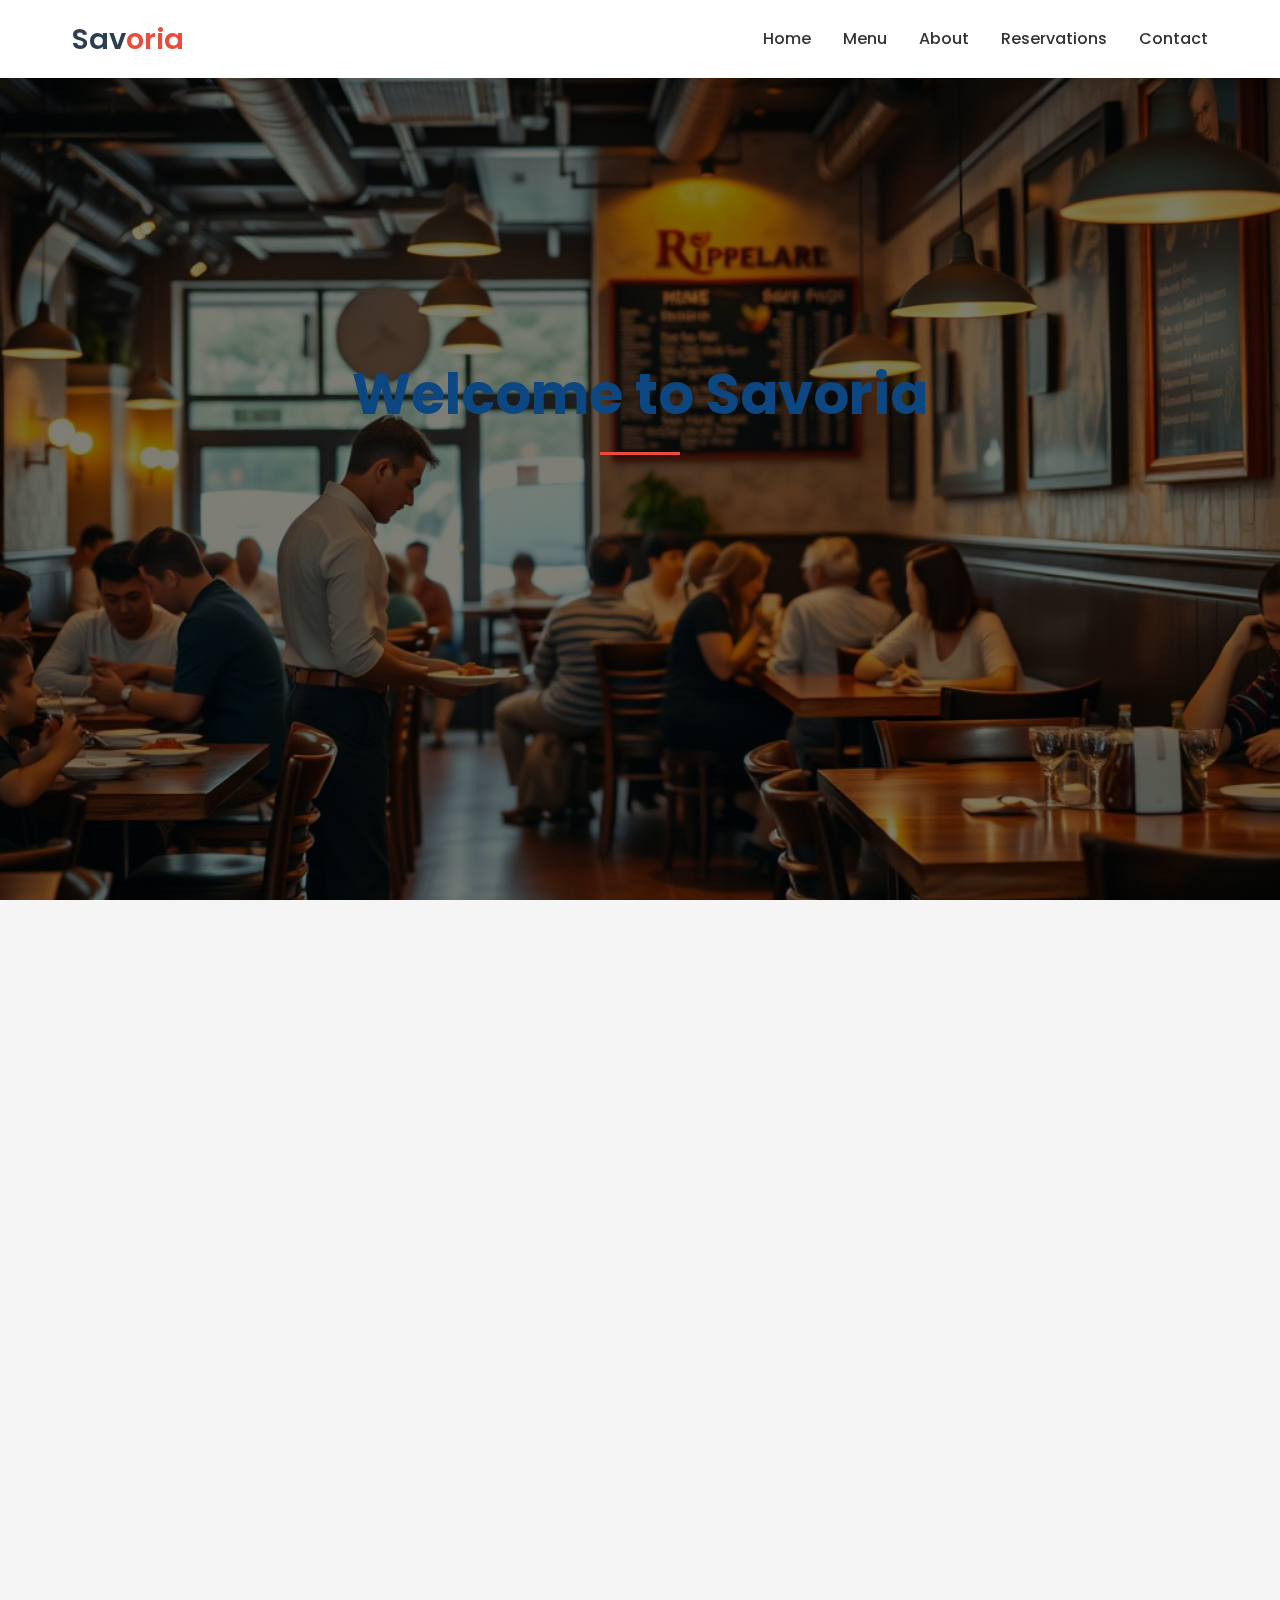
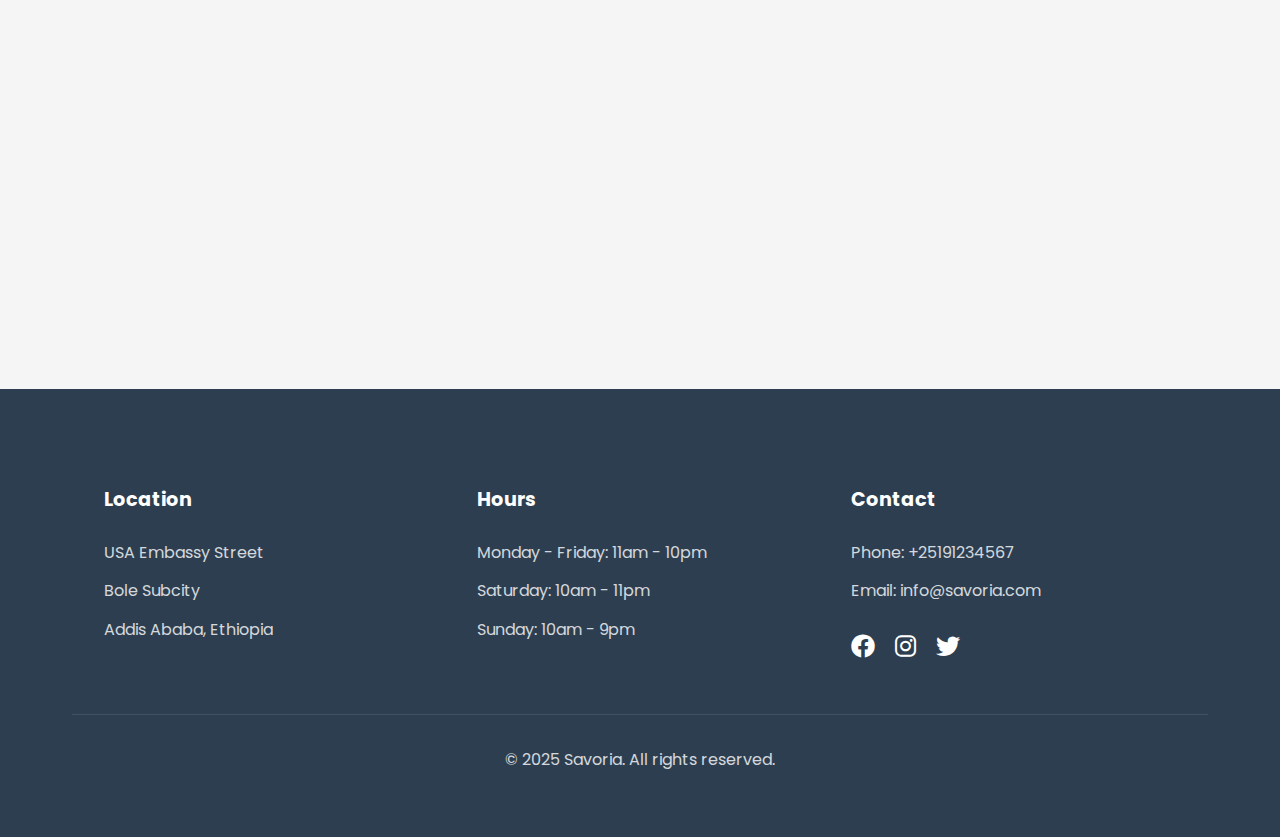
<file: index.html>
<!DOCTYPE html>
<html lang="en">
<head>
    <meta charset="UTF-8">
    <meta name="viewport" content="width=device-width, initial-scale=1.0">
    <title>Savoria - Fine Dining Restaurant</title>
    <link rel="stylesheet" href="css/styles.css">
    <link href="https://fonts.googleapis.com/css2?family=Poppins:wght@300;400;500;600;700&display=swap" rel="stylesheet">
    <link rel="stylesheet" href="https://cdnjs.cloudflare.com/ajax/libs/font-awesome/6.0.0/css/all.min.css">
</head>
<body>
    <!-- Navigation -->
    <nav class="navbar">
        <div class="nav-container">
            <a href="index.html" class="logo">Sav<span>oria</span></a>
            <ul class="nav-links">
                <li><a href="index.html" class="active">Home</a></li>
                <li><a href="menu.html">Menu</a></li>
                <li><a href="about.html">About</a></li>
                <li><a href="reservations.html">Reservations</a></li>
                <li><a href="contact.html">Contact</a></li>
            </ul>
            <div class="mobile-menu">
                <i class="fas fa-bars"></i>
            </div>
        </div>
    </nav>

    <!-- Hero Section -->
    <section class="hero">
        <div class="hero-content">
            <h1>Welcome to Savoria</h1>
            <p>Experience the art of fine dining with our exquisite cuisine and exceptional service</p>
            <a href="reservations.html" class="cta-button">Make a Reservation</a>
        </div>
    </section>

    <!-- Features Section -->
    <section class="features">
        <div class="container">
            <div class="feature-grid">
                <div class="feature-card">
                    <i class="fas fa-utensils"></i>
                    <h3>Fine Dining</h3>
                    <p>Experience culinary excellence with our master chefs</p>
                </div>
                <div class="feature-card">
                    <i class="fas fa-wine-glass-alt"></i>
                    <h3>Premium Bar</h3>
                    <p>Extensive selection of wines and craft cocktails</p>
                </div>
                <div class="feature-card">
                    <i class="fas fa-concierge-bell"></i>
                    <h3>Expert Service</h3>
                    <p>Impeccable service from our professional staff</p>
                </div>
            </div>
        </div>
    </section>

    <!-- About Preview Section -->
    <section class="about-preview">
        <div class="container">
            <div class="about-content">
                <div class="about-text">
                    <h2>Our Story</h2>
                    <p>At Savoria, we believe in creating memorable dining experiences through the perfect blend of exceptional cuisine, ambiance, and service. Our passion for culinary excellence drives us to source the finest ingredients and create innovative dishes that delight the senses.</p>
                    <a href="about.html" class="secondary-button">Learn More</a>
                </div>
                <div class="about-image">
                    <img src="images/restaurant-interior.png" alt="Savoria Restaurant Interior">
                </div>
            </div>
        </div>
    </section>

    <!-- Footer -->
    <footer class="footer">
        <div class="container">
            <div class="footer-content">
                <div class="footer-section">
                    <h4>Location</h4>
                    <p>USA Embassy Street</p>
                    <p>Bole Subcity</p>
                    <p>Addis Ababa, Ethiopia</p>
                </div>
                <div class="footer-section">
                    <h4>Hours</h4>
                    <p>Monday - Friday: 11am - 10pm</p>
                    <p>Saturday: 10am - 11pm</p>
                    <p>Sunday: 10am - 9pm</p>
                </div>
                <div class="footer-section">
                    <h4>Contact</h4>
                    <p>Phone: +25191234567</p>
                    <p>Email: info@savoria.com</p>
                    <div class="social-links">
                        <a href="#"><i class="fab fa-facebook"></i></a>
                        <a href="#"><i class="fab fa-instagram"></i></a>
                        <a href="#"><i class="fab fa-twitter"></i></a>
                    </div>
                </div>
            </div>
            <div class="footer-bottom">
                <p>&copy; 2025 Savoria. All rights reserved.</p>
            </div>
        </div>
    </footer>

    <script src="js/script.js"></script>
</body>
</html>
</file>
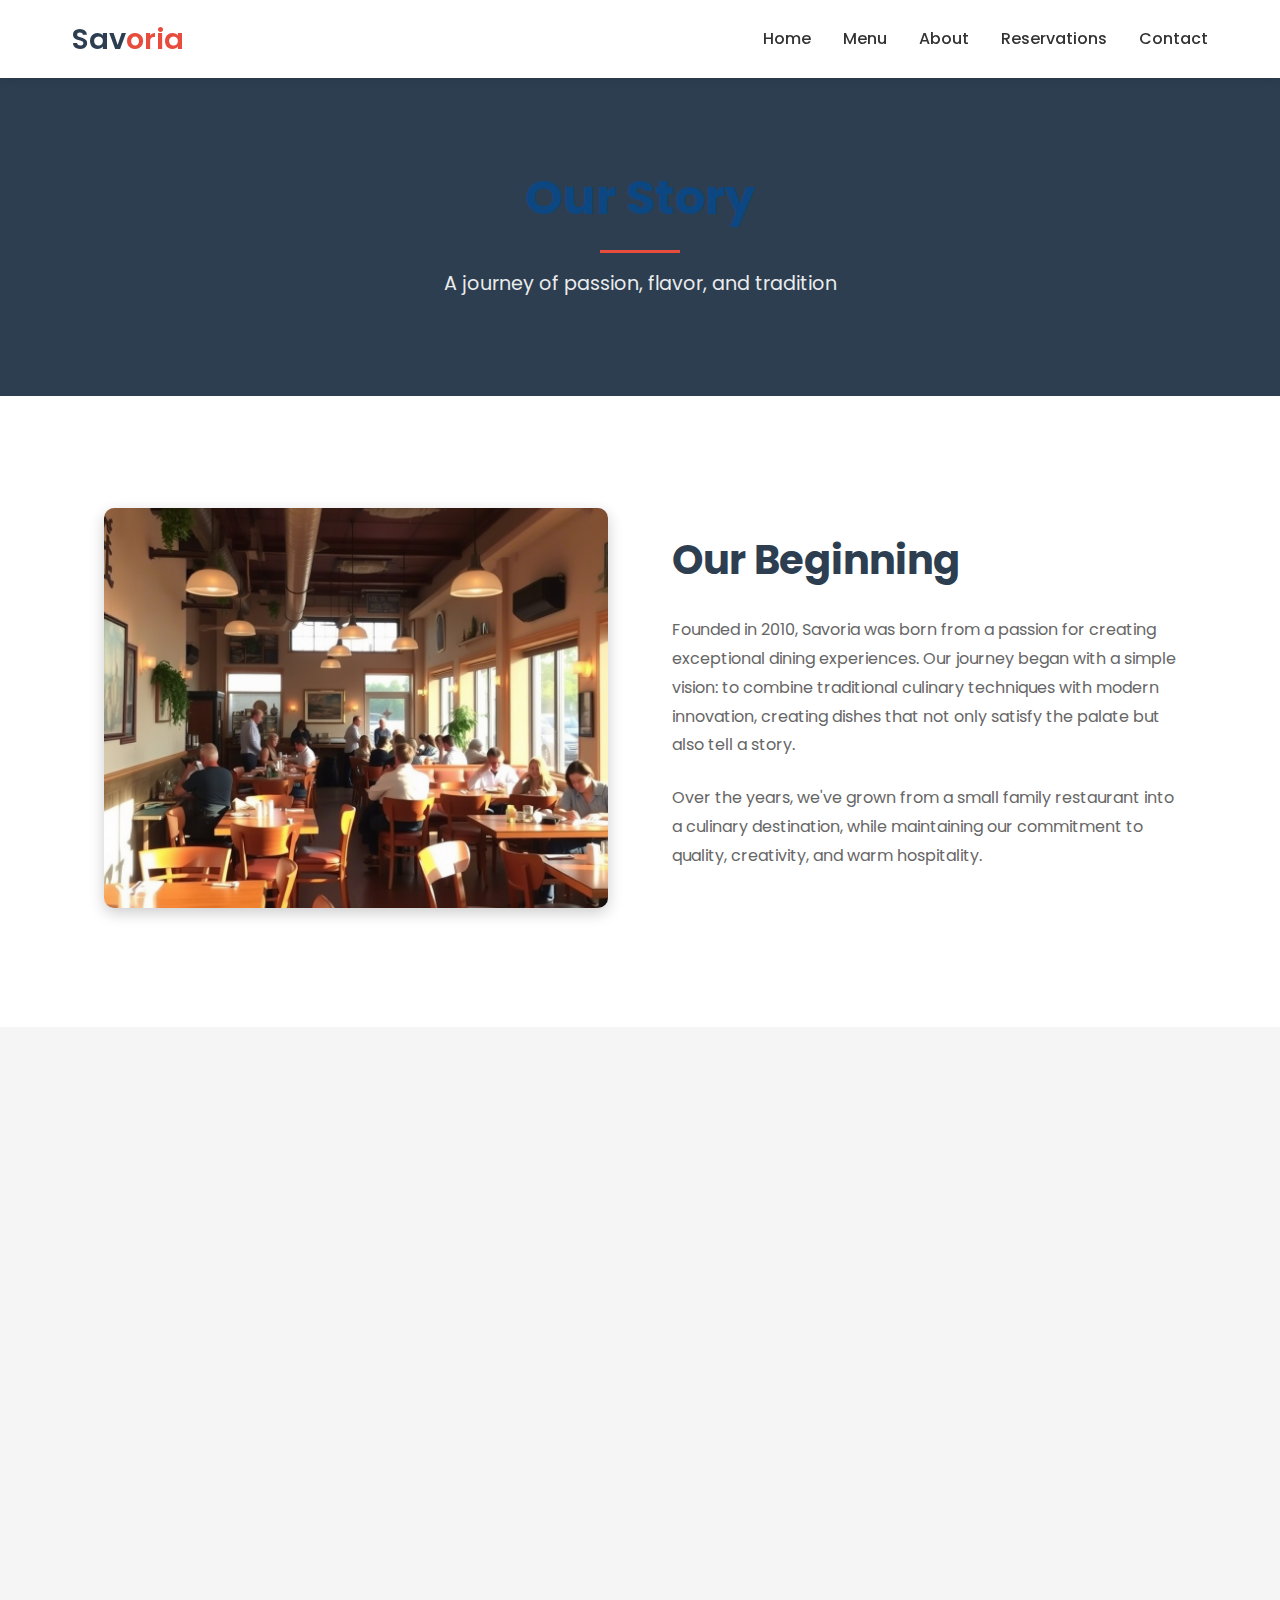
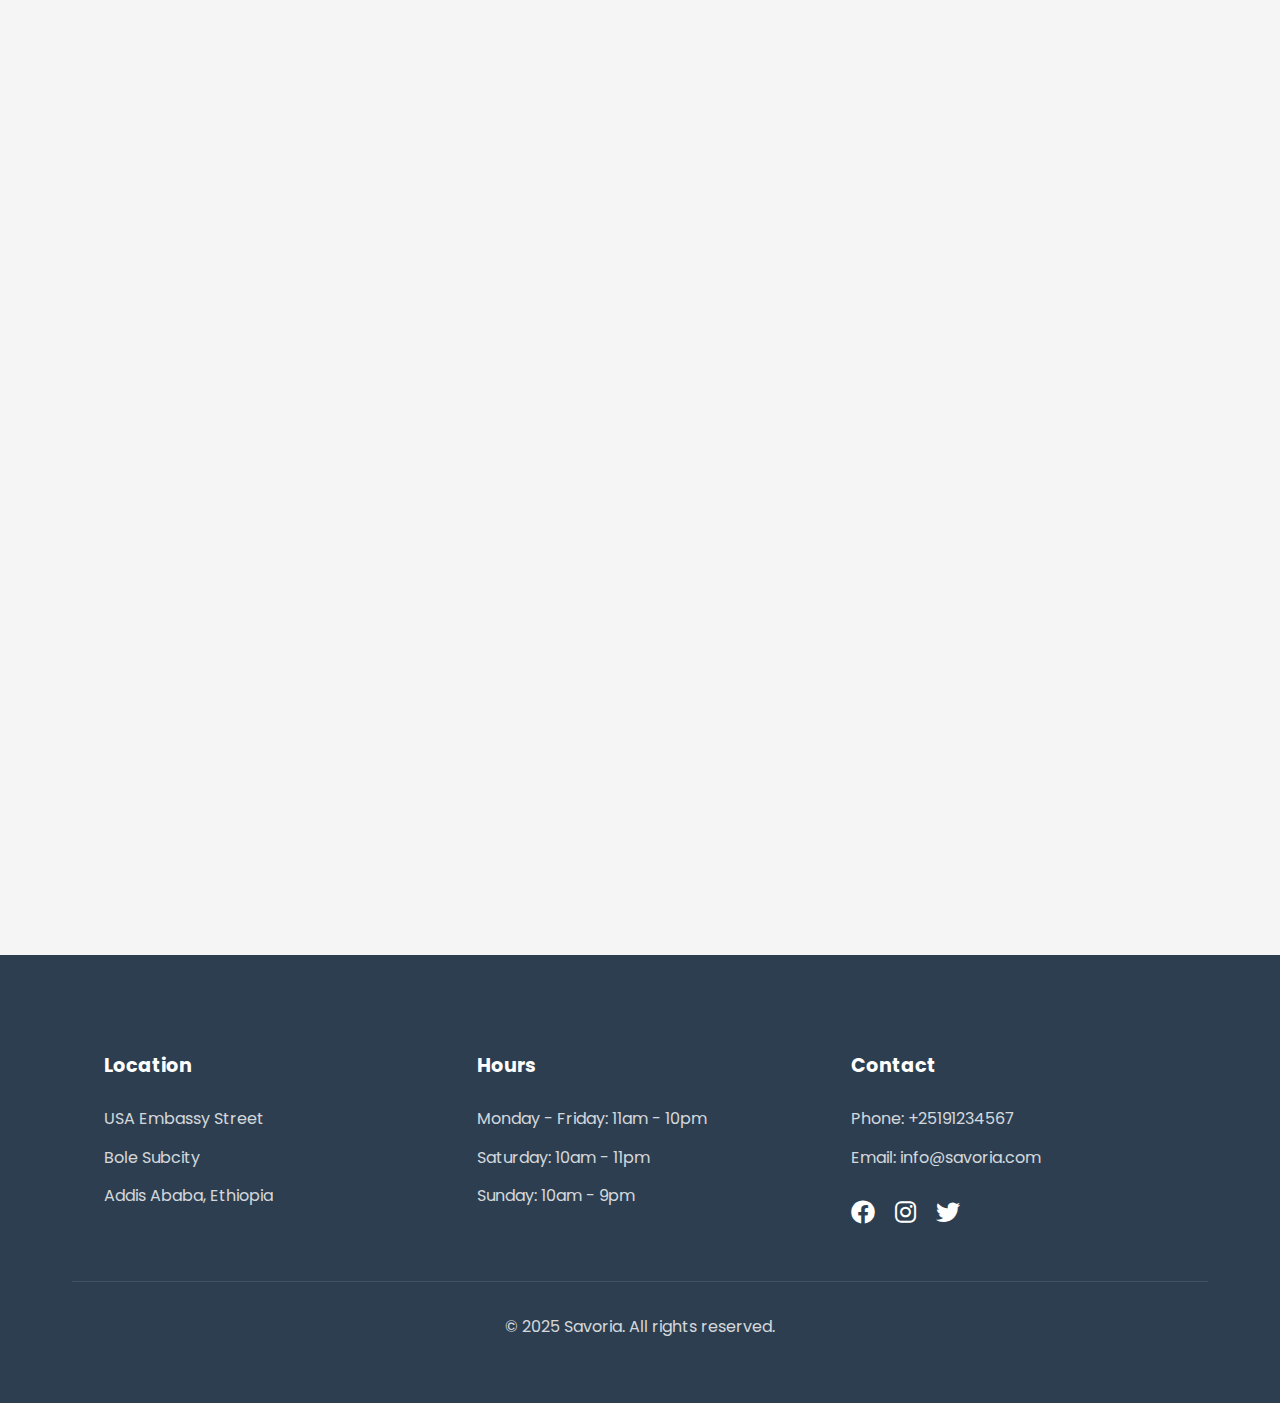
<file: about.html>
<!DOCTYPE html>
<html lang="en">
<head>
    <meta charset="UTF-8">
    <meta name="viewport" content="width=device-width, initial-scale=1.0">
    <title>About Us - Savoria Restaurant</title>
    <link rel="stylesheet" href="css/styles.css">
    <link href="https://fonts.googleapis.com/css2?family=Poppins:wght@300;400;500;600;700&display=swap" rel="stylesheet">
    <link rel="stylesheet" href="https://cdnjs.cloudflare.com/ajax/libs/font-awesome/6.0.0/css/all.min.css">
</head>
<body>
    <!-- Navigation -->
    <nav class="navbar">
        <div class="nav-container">
            <a href="index.html" class="logo">Sav<span>oria</span></a>
            <ul class="nav-links">
                <li><a href="index.html">Home</a></li>
                <li><a href="menu.html">Menu</a></li>
                <li><a href="about.html" class="active">About</a></li>
                <li><a href="reservations.html">Reservations</a></li>
                <li><a href="contact.html">Contact</a></li>
            </ul>
            <div class="mobile-menu">
                <i class="fas fa-bars"></i>
            </div>
        </div>
    </nav>

    <!-- About Header -->
    <section class="about-header">
        <div class="container">
            <h1>Our Story</h1>
            <p>A journey of passion, flavor, and tradition</p>
        </div>
    </section>

    <!-- Story Section -->
    <section class="story-section">
        <div class="container">
            <div class="story-content">
                <div class="story-image">
                    <img src="images/restaurant story.png" alt="Restaurant History">
                </div>
                <div class="story-text">
                    <h2>Our Beginning</h2>
                    <p>Founded in 2010, Savoria was born from a passion for creating exceptional dining experiences. Our journey began with a simple vision: to combine traditional culinary techniques with modern innovation, creating dishes that not only satisfy the palate but also tell a story.</p>
                    <p>Over the years, we've grown from a small family restaurant into a culinary destination, while maintaining our commitment to quality, creativity, and warm hospitality.</p>
                </div>
            </div>
        </div>
    </section>

    <!-- Values Section -->
    <section class="values-section">
        <div class="container">
            <h2>Our Values</h2>
            <div class="values-grid">
                <div class="value-card">
                    <i class="fas fa-leaf"></i>
                    <h3>Sustainability</h3>
                    <p>We source our ingredients from local farmers and sustainable suppliers, ensuring the highest quality while supporting our community.</p>
                </div>
                <div class="value-card">
                    <i class="fas fa-heart"></i>
                    <h3>Passion</h3>
                    <p>Every dish is crafted with love and attention to detail, reflecting our passion for culinary excellence.</p>
                </div>
                <div class="value-card">
                    <i class="fas fa-users"></i>
                    <h3>Community</h3>
                    <p>We believe in creating a welcoming environment where guests become part of our extended family.</p>
                </div>
            </div>
        </div>
    </section>

    <!-- Team Section -->
    <section class="team-section">
        <div class="container">
            <h2>Meet Our Team</h2>
            <div class="team-grid">
                <div class="team-member">
                    <img src="images/chef2.png" alt="Executive Chef">
                    <h3>John Doe</h3>
                    <p class="position">Executive Chef</p>
                    <p class="bio">With over 15 years of experience in fine dining, Chef John brings creativity and expertise to every dish.</p>
                </div>
                <div class="team-member">
                    <img src="images/chef1.png" alt="Sous Chef">
                    <h3>Sarah Smith</h3>
                    <p class="position">Sous Chef</p>
                    <p class="bio">Specializing in modern cuisine, Chef Sarah combines traditional techniques with innovative approaches.</p>
                </div>
                <div class="team-member">
                    <img src="images/sommelier.png" alt="Sommelier">
                    <h3>Dagmawit Tsegaye</h3>
                    <p class="position">Sommelier</p>
                    <p class="bio">Our expert sommelier ensures the perfect wine pairing for your dining experience.</p>
                </div>
            </div>
        </div>
    </section>

    <!-- Footer -->
    <footer class="footer">
        <div class="container">
            <div class="footer-content">
                <div class="footer-section">
                    <h4>Location</h4>
                    <p>USA Embassy Street</p>
                    <p>Bole Subcity</p>
                    <p>Addis Ababa, Ethiopia</p>
                </div>
                <div class="footer-section">
                    <h4>Hours</h4>
                    <p>Monday - Friday: 11am - 10pm</p>
                    <p>Saturday: 10am - 11pm</p>
                    <p>Sunday: 10am - 9pm</p>
                </div>
                <div class="footer-section">
                    <h4>Contact</h4>
                    <p>Phone: +25191234567</p>
                    <p>Email: info@savoria.com</p>
                    <div class="social-links">
                        <a href="#"><i class="fab fa-facebook"></i></a>
                        <a href="#"><i class="fab fa-instagram"></i></a>
                        <a href="#"><i class="fab fa-twitter"></i></a>
                    </div>
                </div>
            </div>
            <div class="footer-bottom">
                <p>&copy; 2025 Savoria. All rights reserved.</p>
            </div>
        </div>
    </footer>

    <script src="js/script.js"></script>
</body>
</html>
</file>
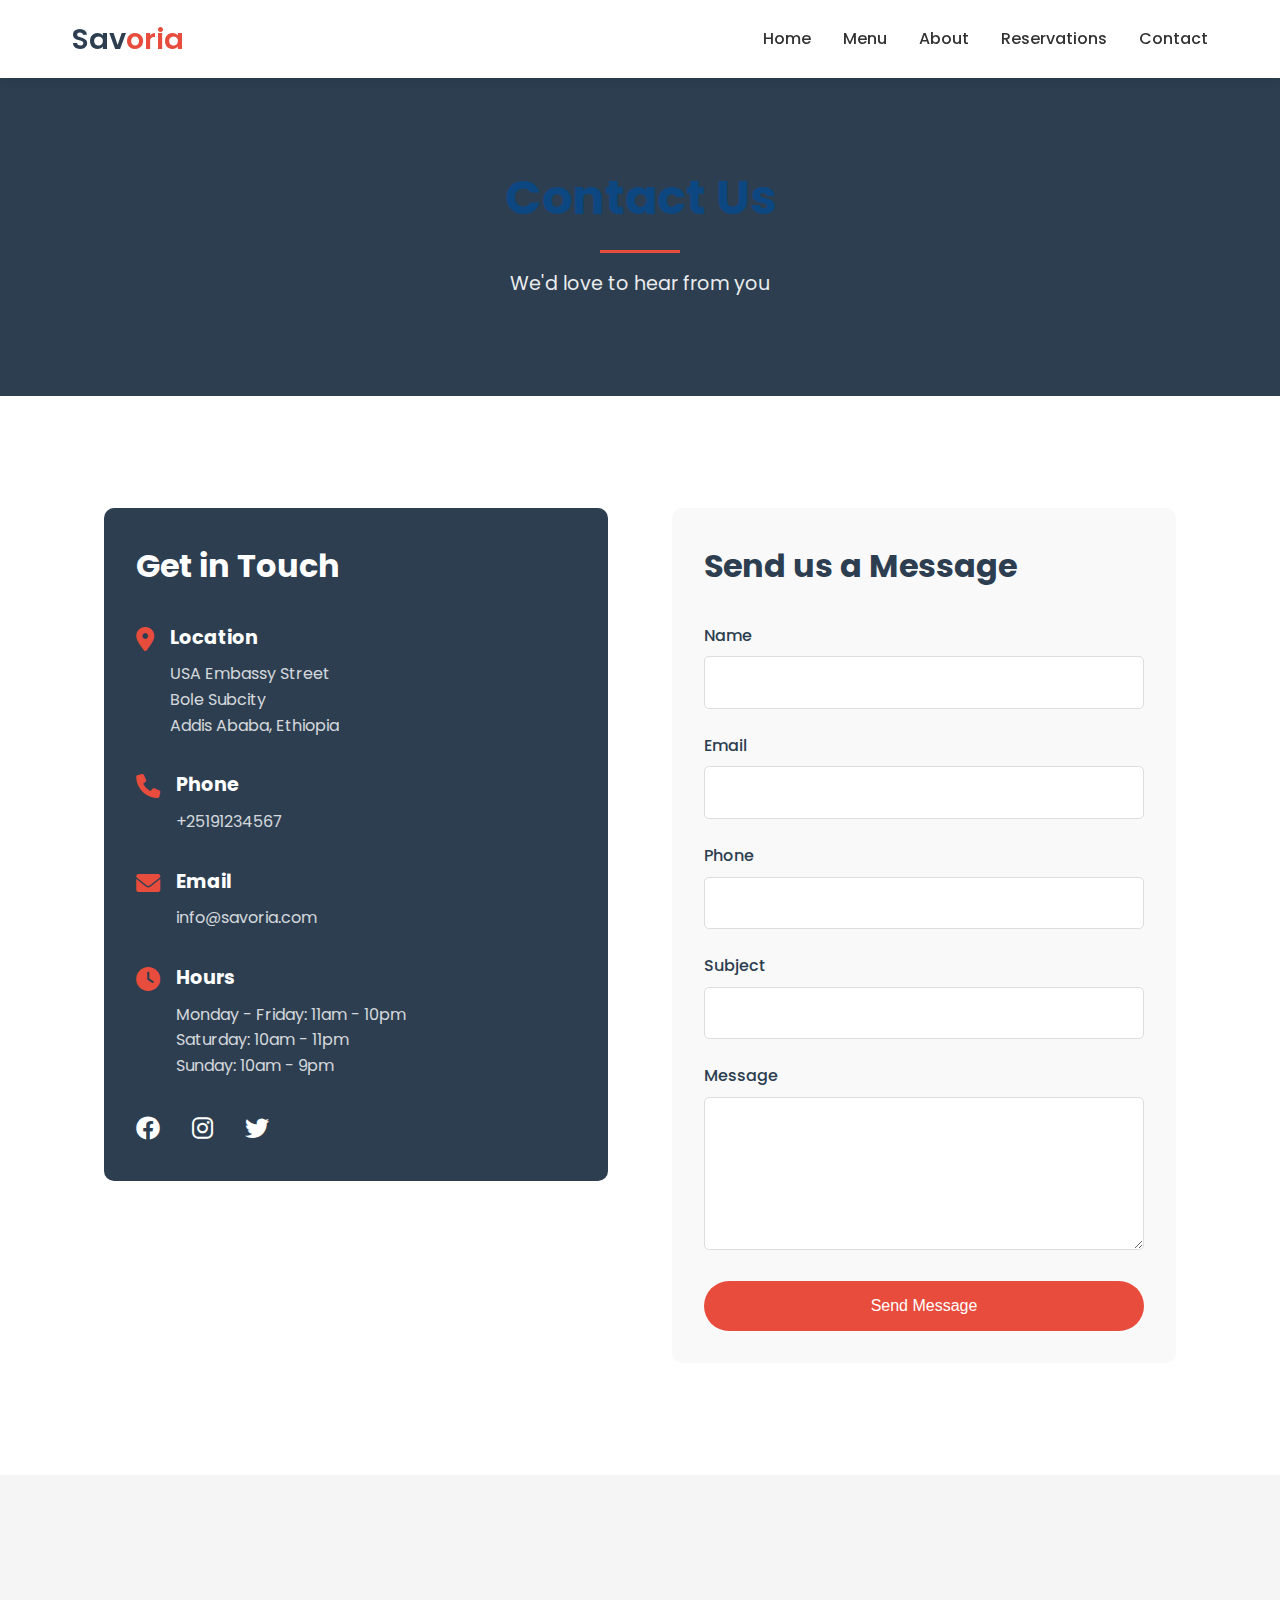
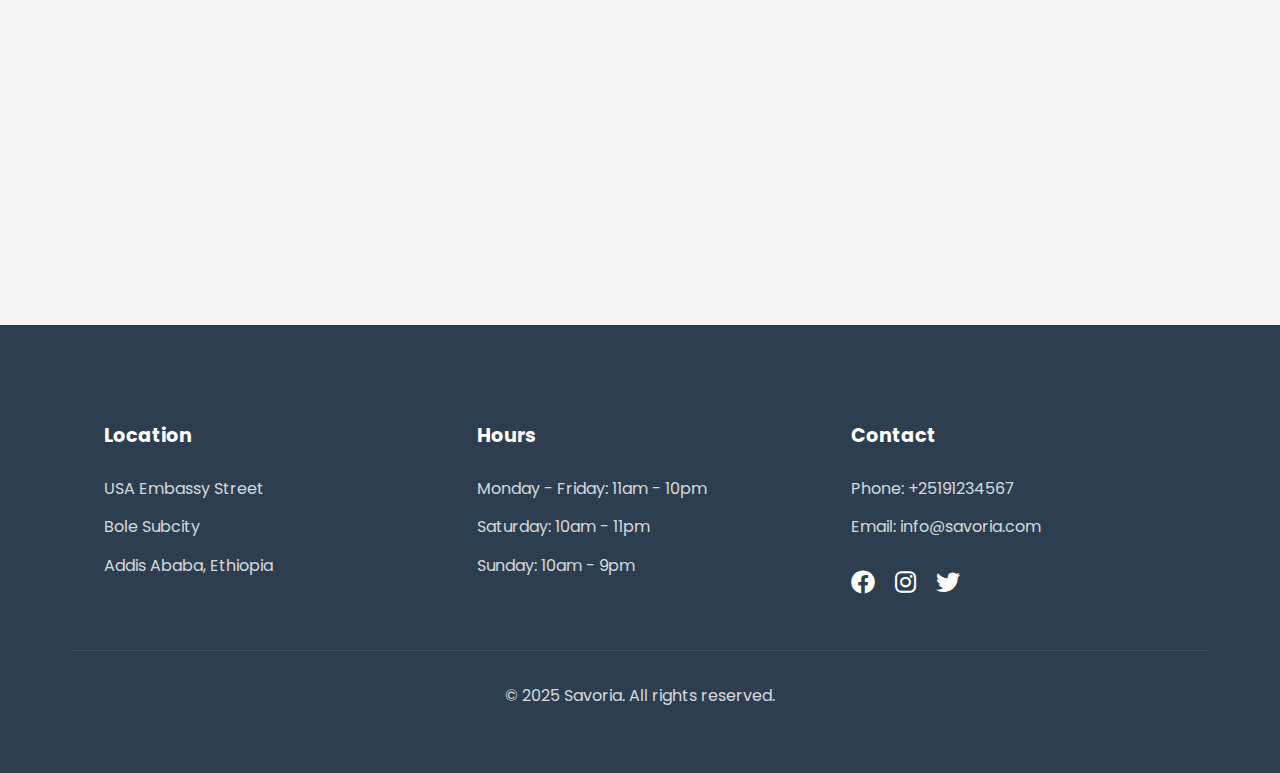
<file: contact.html>
<!DOCTYPE html>
<html lang="en">
<head>
    <meta charset="UTF-8">
    <meta name="viewport" content="width=device-width, initial-scale=1.0">
    <title>Contact Us - Savoria Restaurant</title>
    <link rel="stylesheet" href="css/styles.css">
    <link href="https://fonts.googleapis.com/css2?family=Poppins:wght@300;400;500;600;700&display=swap" rel="stylesheet">
    <link rel="stylesheet" href="https://cdnjs.cloudflare.com/ajax/libs/font-awesome/6.0.0/css/all.min.css">
</head>
<body>
    <!-- Navigation -->
    <nav class="navbar">
        <div class="nav-container">
            <a href="index.html" class="logo">Sav<span>oria</span></a>
            <ul class="nav-links">
                <li><a href="index.html">Home</a></li>
                <li><a href="menu.html">Menu</a></li>
                <li><a href="about.html">About</a></li>
                <li><a href="reservations.html">Reservations</a></li>
                <li><a href="contact.html" class="active">Contact</a></li>
            </ul>
            <div class="mobile-menu">
                <i class="fas fa-bars"></i>
            </div>
        </div>
    </nav>

    <!-- Contact Header -->
    <section class="contact-header">
        <div class="container">
            <h1>Contact Us</h1>
            <p>We'd love to hear from you</p>
        </div>
    </section>

    <!-- Contact Content -->
    <section class="contact-section">
        <div class="container">
            <div class="contact-content">
                <!-- Contact Information -->
                <div class="contact-info">
                    <h2>Get in Touch</h2>
                    <div class="info-item">
                        <i class="fas fa-map-marker-alt"></i>
                        <div>
                            <h3>Location</h3>
                            <p>USA Embassy Street</p>
                            <p>Bole Subcity</p>
                            <p>Addis Ababa, Ethiopia</p>
                        </div>
                    </div>
                    <div class="info-item">
                        <i class="fas fa-phone"></i>
                        <div>
                            <h3>Phone</h3>
                            <p>+25191234567</p>
                        </div>
                    </div>
                    <div class="info-item">
                        <i class="fas fa-envelope"></i>
                        <div>
                            <h3>Email</h3>
                            <p>info@savoria.com</p>
                        </div>
                    </div>
                    <div class="info-item">
                        <i class="fas fa-clock"></i>
                        <div>
                            <h3>Hours</h3>
                            <p>Monday - Friday: 11am - 10pm</p>
                            <p>Saturday: 10am - 11pm</p>
                            <p>Sunday: 10am - 9pm</p>
                        </div>
                    </div>
                    <div class="social-links">
                        <a href="#"><i class="fab fa-facebook"></i></a>
                        <a href="#"><i class="fab fa-instagram"></i></a>
                        <a href="#"><i class="fab fa-twitter"></i></a>
                    </div>
                </div>

                <!-- Contact Form -->
                <div class="contact-form">
                    <h2>Send us a Message</h2>
                    <form id="contactForm">
                        <div class="form-group">
                            <label for="name">Name</label>
                            <input type="text" id="name" name="name" required>
                        </div>
                        <div class="form-group">
                            <label for="email">Email</label>
                            <input type="email" id="email" name="email" required>
                        </div>
                        <div class="form-group">
                            <label for="phone">Phone</label>
                            <input type="tel" id="phone" name="phone">
                        </div>
                        <div class="form-group">
                            <label for="subject">Subject</label>
                            <input type="text" id="subject" name="subject" required>
                        </div>
                        <div class="form-group">
                            <label for="message">Message</label>
                            <textarea id="message" name="message" rows="5" required></textarea>
                        </div>
                        <button type="submit" class="submit-btn">Send Message</button>
                    </form>
                </div>
            </div>
        </div>
    </section>

    <!-- Map Section -->
    <section class="map-section">
        <div class="map-container">
            <!-- Replace with actual map embed code -->
            <iframe
                src="https://www.google.com/maps/embed?pb=!1m18!1m12!1m3!1d3024.2219901290355!2d-74.00369368400567!3d40.71312937933185!2m3!1f0!2f0!3f0!3m2!1i1024!2i768!4f13.1!3m3!1m2!1s0x89c25a23e28c1191%3A0x49f75d3281df052a!2s123%20Example%20St%2C%20New%20York%2C%20NY%2010013!5e0!3m2!1sen!2sus!4v1644909340000!5m2!1sen!2sus"
                width="100%"
                height="450"
                style="border:0;"
                allowfullscreen=""
                loading="lazy">
            </iframe>
        </div>
    </section>

    <!-- Footer -->
    <footer class="footer">
        <div class="container">
            <div class="footer-content">
                <div class="footer-section">
                    <h4>Location</h4>
                    <p>USA Embassy Street</p>
                    <p>Bole Subcity</p>
                    <p>Addis Ababa, Ethiopia</p>
                </div>
                <div class="footer-section">
                    <h4>Hours</h4>
                    <p>Monday - Friday: 11am - 10pm</p>
                    <p>Saturday: 10am - 11pm</p>
                    <p>Sunday: 10am - 9pm</p>
                </div>
                <div class="footer-section">
                    <h4>Contact</h4>
                    <p>Phone: +25191234567</p>
                    <p>Email: info@savoria.com</p>
                    <div class="social-links">
                        <a href="#"><i class="fab fa-facebook"></i></a>
                        <a href="#"><i class="fab fa-instagram"></i></a>
                        <a href="#"><i class="fab fa-twitter"></i></a>
                    </div>
                </div>
            </div>
            <div class="footer-bottom">
                <p>&copy; 2025 Savoria. All rights reserved.</p>
            </div>
        </div>
    </footer>

    <script src="js/script.js"></script>
</body>
</html>
</file>
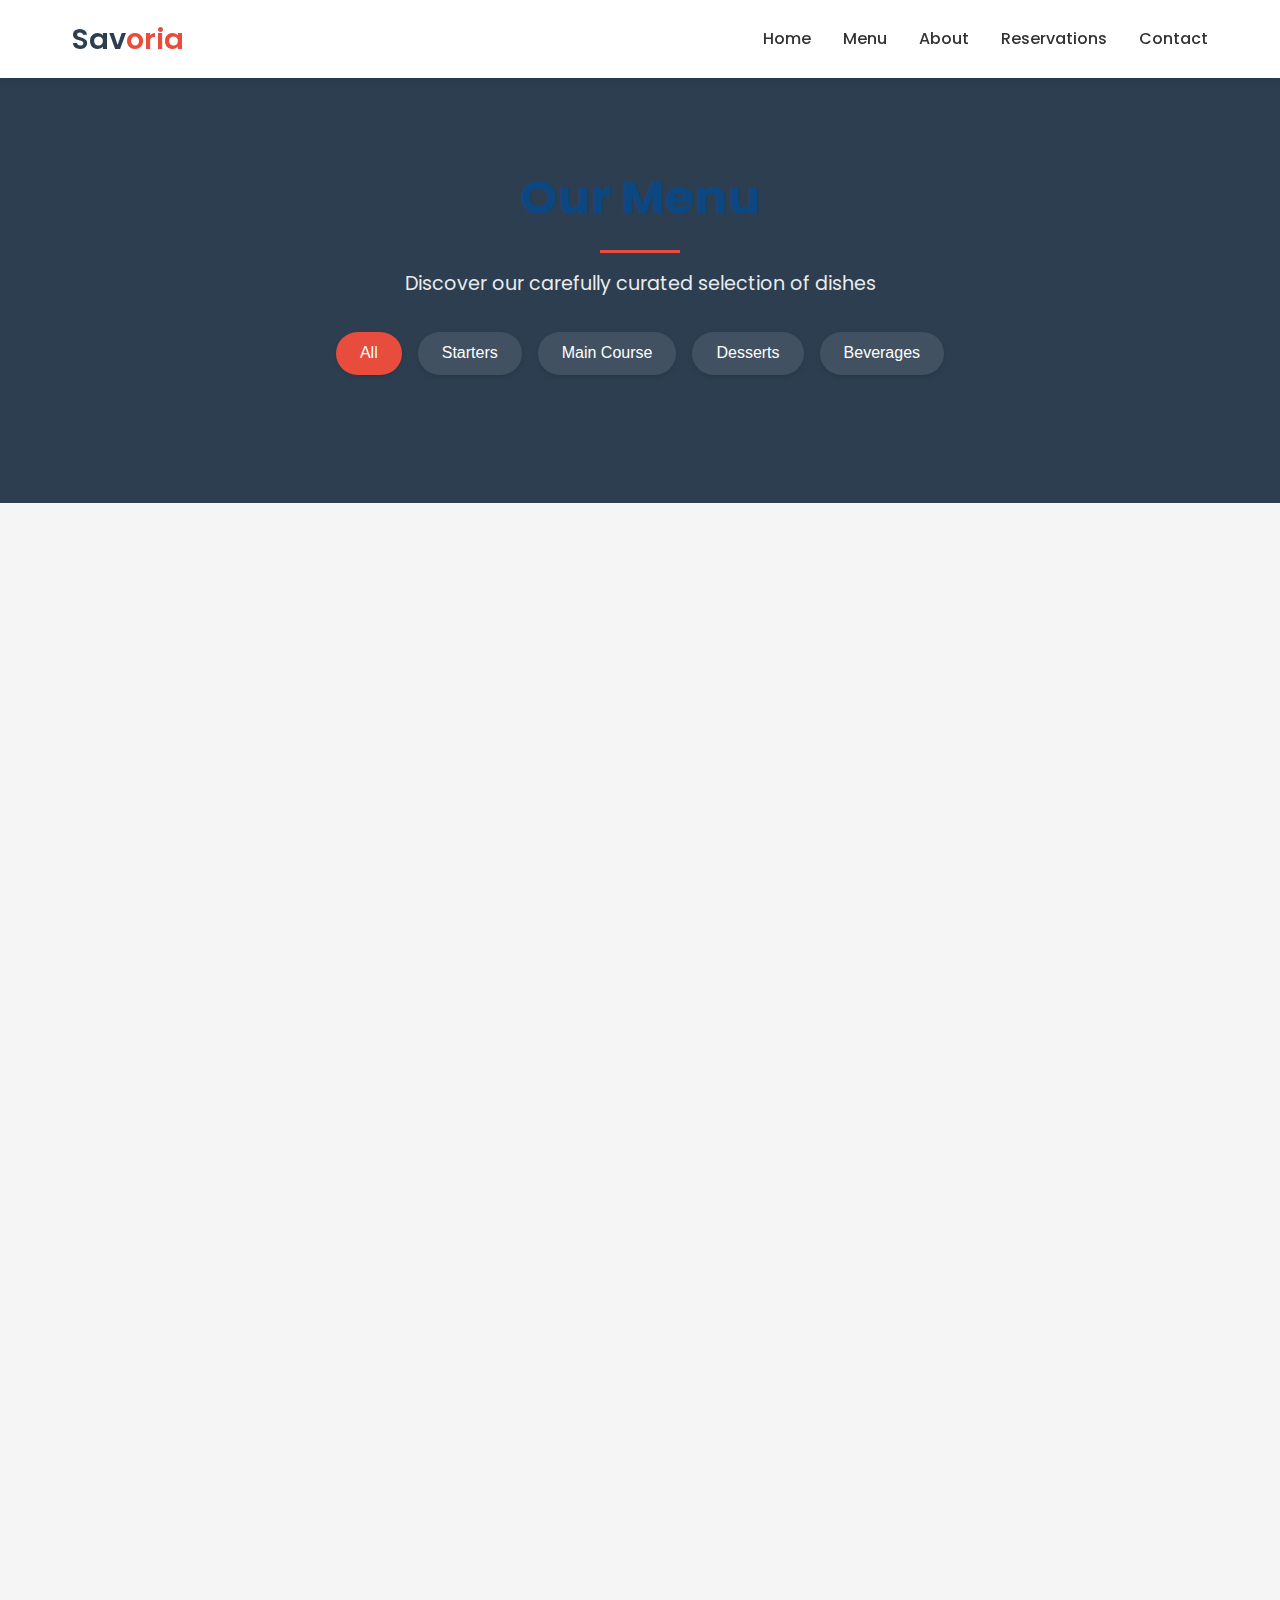
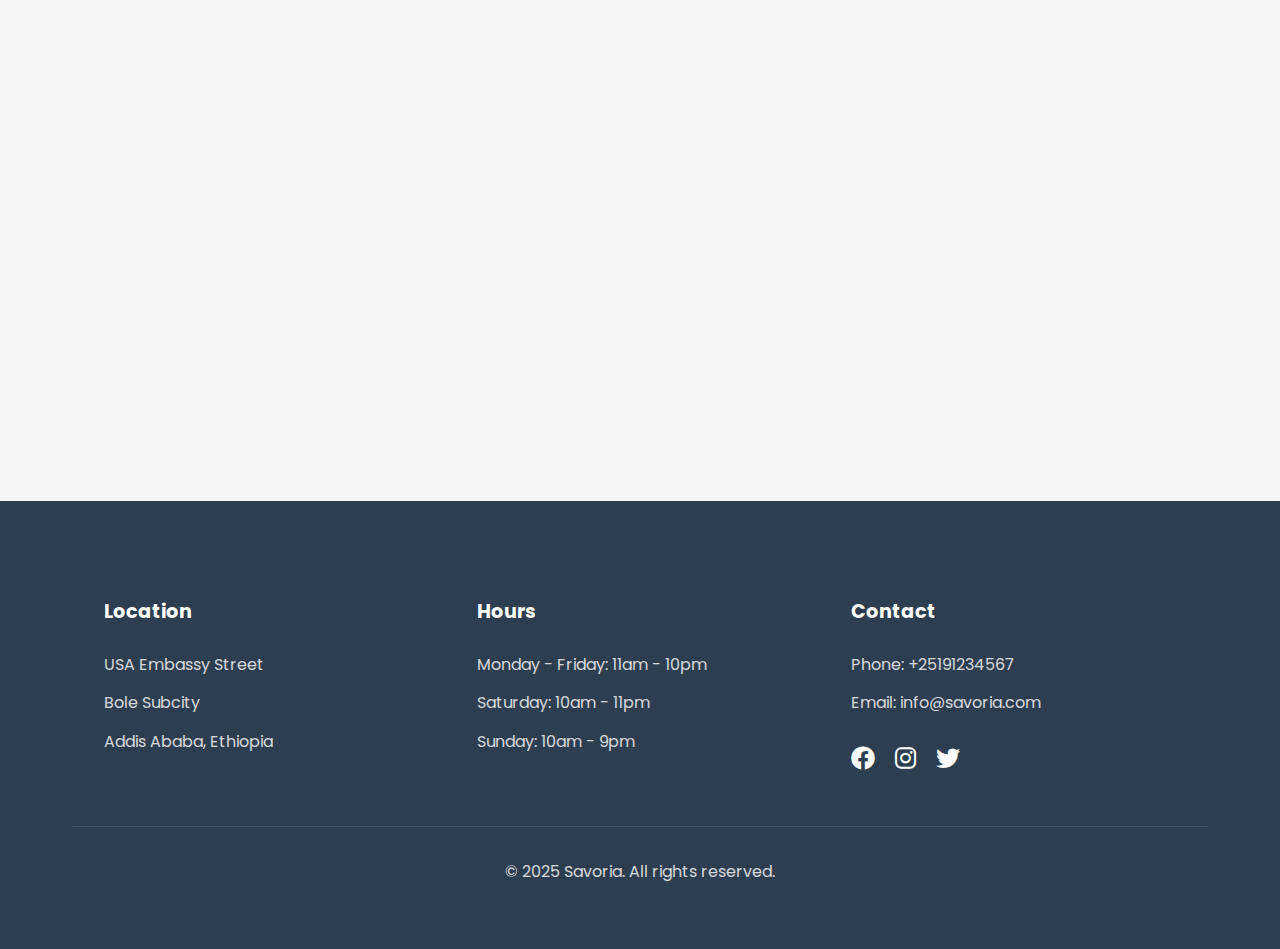
<file: menu.html>
<!DOCTYPE html>
<html lang="en">
<head>
    <meta charset="UTF-8">
    <meta name="viewport" content="width=device-width, initial-scale=1.0">
    <title>Menu - Savoria Restaurant</title>
    <link rel="stylesheet" href="css/styles.css">
    <link href="https://fonts.googleapis.com/css2?family=Poppins:wght@300;400;500;600;700&display=swap" rel="stylesheet">
    <link rel="stylesheet" href="https://cdnjs.cloudflare.com/ajax/libs/font-awesome/6.0.0/css/all.min.css">
</head>
<body>
    <!-- Navigation -->
    <nav class="navbar">
        <div class="nav-container">
            <a href="index.html" class="logo">Sav<span>oria</span></a>
            <ul class="nav-links">
                <li><a href="index.html">Home</a></li>
                <li><a href="menu.html" class="active">Menu</a></li>
                <li><a href="about.html">About</a></li>
                <li><a href="reservations.html">Reservations</a></li>
                <li><a href="contact.html">Contact</a></li>
            </ul>
            <div class="mobile-menu">
                <i class="fas fa-bars"></i>
            </div>
        </div>
    </nav>

    <!-- Menu Header -->
    <section class="menu-header">
        <div class="container">
            <h1>Our Menu</h1>
            <p>Discover our carefully curated selection of dishes</p>
            <div class="filter-buttons">
                <button class="filter-btn active" data-category="all">All</button>
                <button class="filter-btn" data-category="starters">Starters</button>
                <button class="filter-btn" data-category="main-course">Main Course</button>
                <button class="filter-btn" data-category="desserts">Desserts</button>
                <button class="filter-btn" data-category="beverages">Beverages</button>
            </div>
        </div>
    </section>

    <!-- Menu Items -->
    <section class="menu-section">
        <div class="container">
            <div class="menu-items">
                <!-- Starters -->
                <div class="menu-item" data-category="starters">
                    <img src="images/bruschetta.png" alt="Bruschetta">
                    <div class="item-info">
                        <h3>Bruschetta</h3>
                        <p>Grilled bread with tomatoes, garlic, and fresh basil</p>
                        <span class="price">$8.99</span>
                    </div>
                </div>

                <div class="menu-item" data-category="starters">
                    <img src="images/calamari.png" alt="Calamari">
                    <div class="item-info">
                        <h3>Crispy Calamari</h3>
                        <p>Lightly fried squid with marinara sauce</p>
                        <span class="price">$12.99</span>
                    </div>
                </div>

                <!-- Main Course -->
                <div class="menu-item" data-category="main-course">
                    <img src="images/salmon.png" alt="Grilled Salmon">
                    <div class="item-info">
                        <h3>Grilled Salmon</h3>
                        <p>Fresh salmon with lemon butter sauce and seasonal vegetables</p>
                        <span class="price">$24.99</span>
                    </div>
                </div>

                <div class="menu-item" data-category="main-course">
                    <img src="images/steak.png" alt="Beef Steak">
                    <div class="item-info">
                        <h3>Ribeye Steak</h3>
                        <p>12oz ribeye with garlic mashed potatoes</p>
                        <span class="price">$29.99</span>
                    </div>
                </div>

                <!-- Desserts -->
                <div class="menu-item" data-category="desserts">
                    <img src="images/tiramisu.png" alt="Tiramisu">
                    <div class="item-info">
                        <h3>Tiramisu</h3>
                        <p>Classic Italian dessert with coffee and mascarpone</p>
                        <span class="price">$8.99</span>
                    </div>
                </div>

                <div class="menu-item" data-category="desserts">
                    <img src="images/chocolate-cake.png" alt="Chocolate Cake">
                    <div class="item-info">
                        <h3>Chocolate Lava Cake</h3>
                        <p>Warm chocolate cake with vanilla ice cream</p>
                        <span class="price">$9.99</span>
                    </div>
                </div>

                <!-- Beverages -->
                <div class="menu-item" data-category="beverages">
                    <img src="images/juice.png" alt="Fresh Juice">
                    <div class="item-info">
                        <h3>Fresh Fruit Juice</h3>
                        <p>Choice of orange, apple, or mixed berry</p>
                        <span class="price">$4.99</span>
                    </div>
                </div>

                <div class="menu-item" data-category="beverages">
                    <img src="images/soda.png" alt="Italian Soda">
                    <div class="item-info">
                        <h3>Italian Soda</h3>
                        <p>Sparkling water with your choice of flavored syrup</p>
                        <span class="price">$3.99</span>
                    </div>
                </div>
            </div>
        </div>
    </section>

    <!-- Footer -->
    <footer class="footer">
        <div class="container">
            <div class="footer-content">
                <div class="footer-section">
                    <h4>Location</h4>
                    <p>USA Embassy Street</p>
                    <p>Bole Subcity</p>
                    <p>Addis Ababa, Ethiopia</p>
                </div>
                <div class="footer-section">
                    <h4>Hours</h4>
                    <p>Monday - Friday: 11am - 10pm</p>
                    <p>Saturday: 10am - 11pm</p>
                    <p>Sunday: 10am - 9pm</p>
                </div>
                <div class="footer-section">
                    <h4>Contact</h4>
                    <p>Phone: +25191234567</p>
                    <p>Email: info@savoria.com</p>
                    <div class="social-links">
                        <a href="#"><i class="fab fa-facebook"></i></a>
                        <a href="#"><i class="fab fa-instagram"></i></a>
                        <a href="#"><i class="fab fa-twitter"></i></a>
                    </div>
                </div>
            </div>
            <div class="footer-bottom">
                <p>&copy; 2025 Savoria. All rights reserved.</p>
            </div>
        </div>
    </footer>

    <script src="js/script.js"></script>
</body>
</html>
</file>
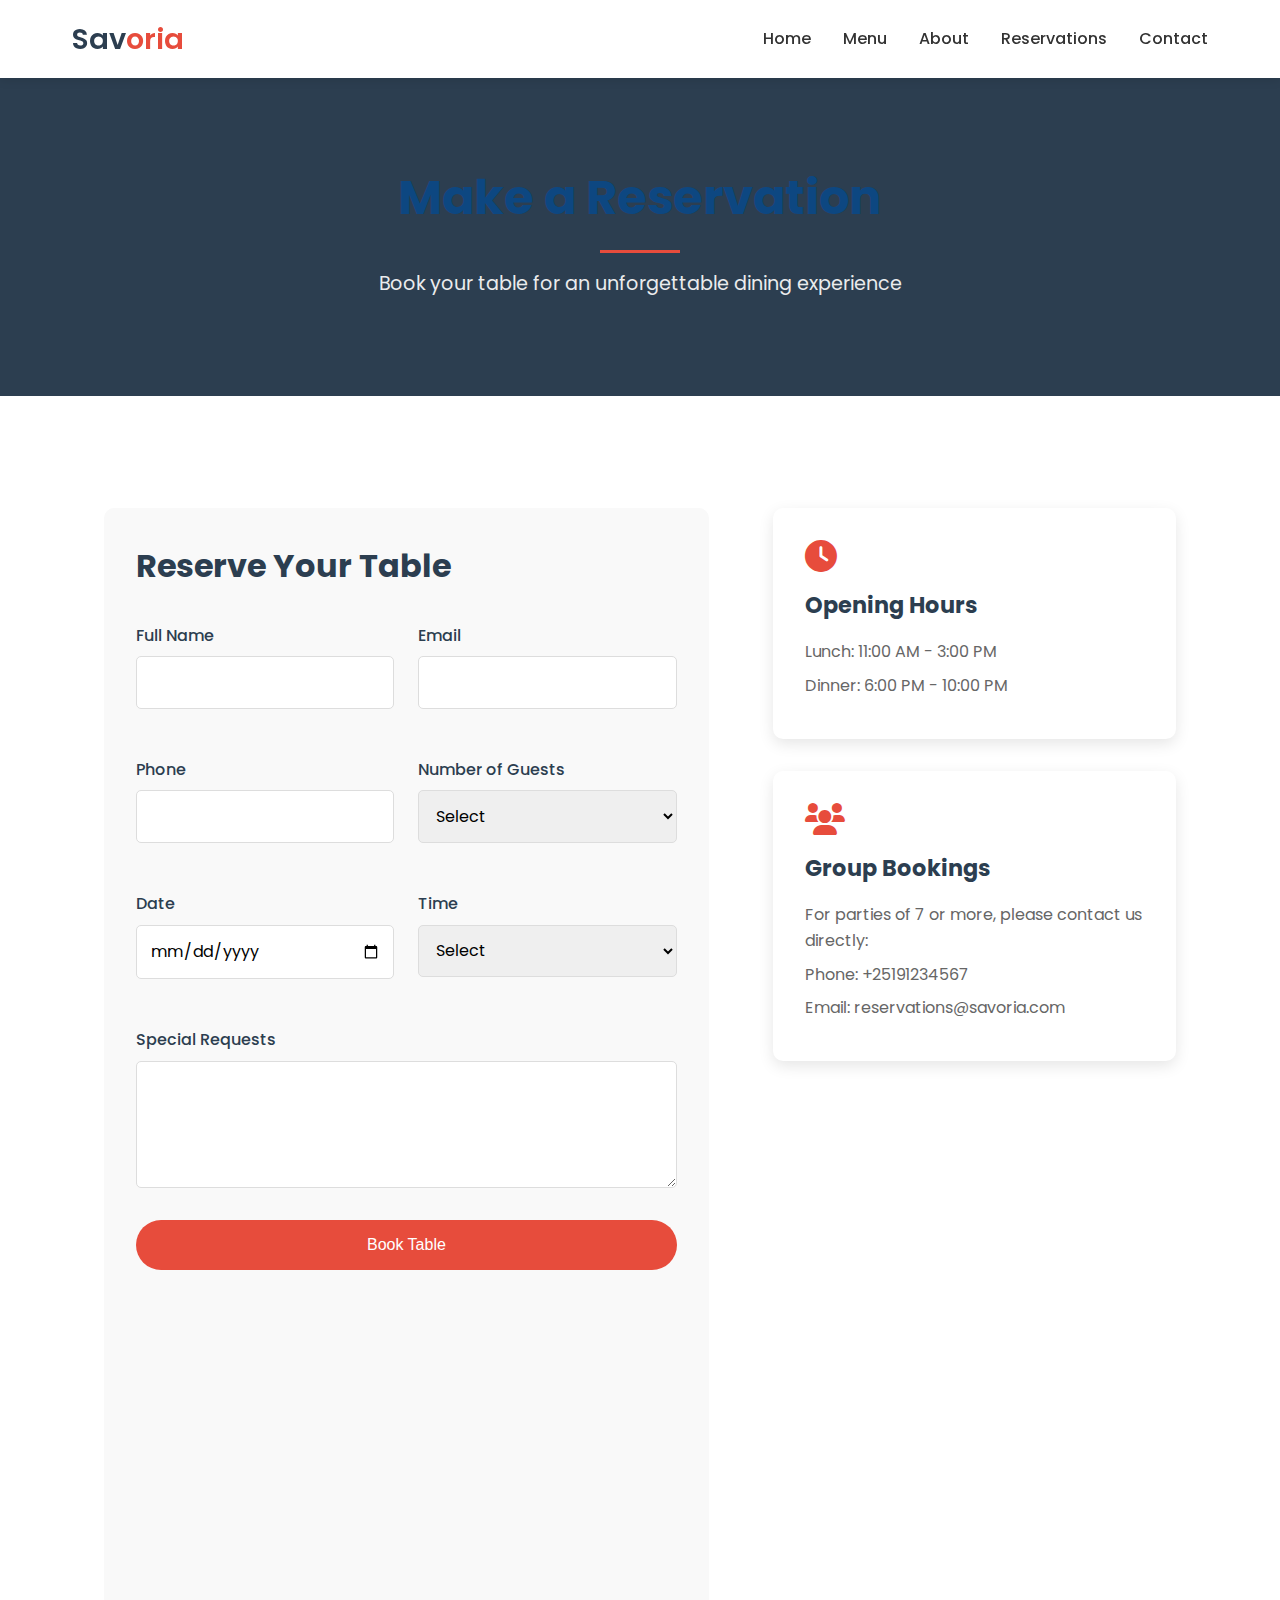
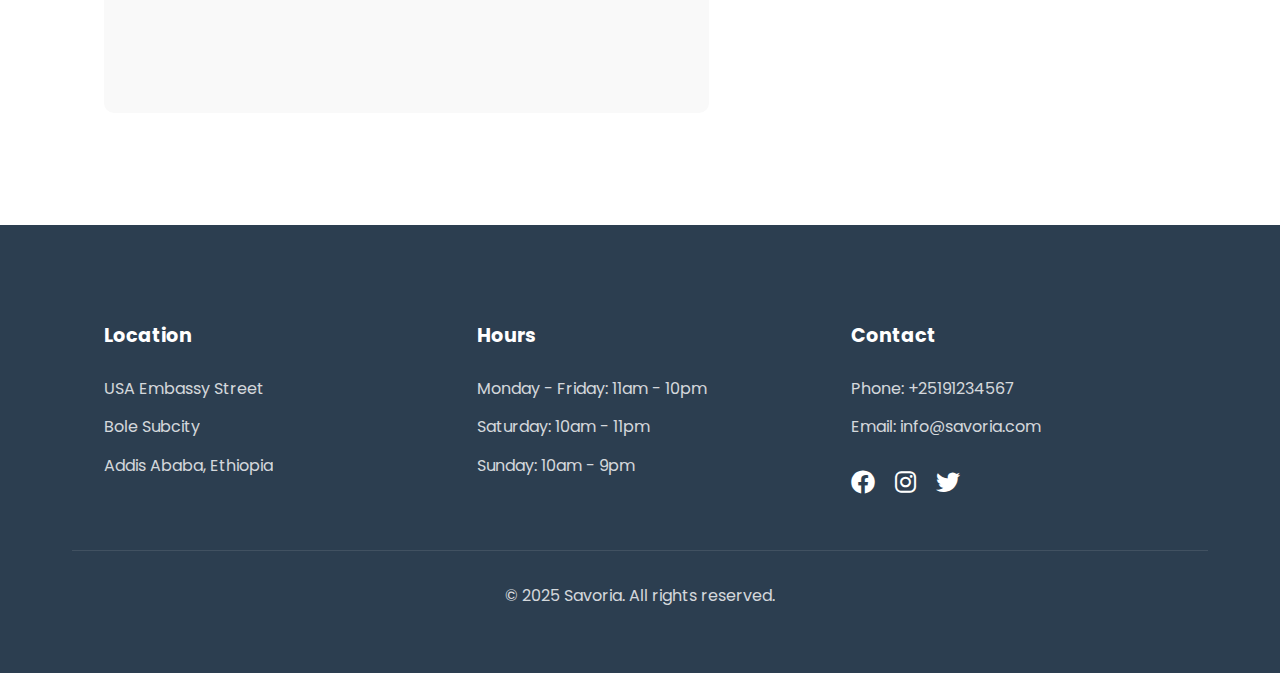
<file: reservations.html>
<!DOCTYPE html>
<html lang="en">
<head>
    <meta charset="UTF-8">
    <meta name="viewport" content="width=device-width, initial-scale=1.0">
    <title>Reservations - Savoria Restaurant</title>
    <link rel="stylesheet" href="css/styles.css">
    <link href="https://fonts.googleapis.com/css2?family=Poppins:wght@300;400;500;600;700&display=swap" rel="stylesheet">
    <link rel="stylesheet" href="https://cdnjs.cloudflare.com/ajax/libs/font-awesome/6.0.0/css/all.min.css">
</head>
<body>
    <!-- Navigation -->
    <nav class="navbar">
        <div class="nav-container">
            <a href="index.html" class="logo">Sav<span>oria</span></a>
            <ul class="nav-links">
                <li><a href="index.html">Home</a></li>
                <li><a href="menu.html">Menu</a></li>
                <li><a href="about.html">About</a></li>
                <li><a href="reservations.html" class="active">Reservations</a></li>
                <li><a href="contact.html">Contact</a></li>
            </ul>
            <div class="mobile-menu">
                <i class="fas fa-bars"></i>
            </div>
        </div>
    </nav>

    <!-- Reservations Header -->
    <section class="reservations-header">
        <div class="container">
            <h1>Make a Reservation</h1>
            <p>Book your table for an unforgettable dining experience</p>
        </div>
    </section>

    <!-- Reservations Content -->
    <section class="reservations-section">
        <div class="container">
            <div class="reservations-content">
                <!-- Booking Form -->
                <div class="booking-form">
                    <h2>Reserve Your Table</h2>
                    <form id="reservationForm">
                        <div class="form-row">
                            <div class="form-group">
                                <label for="name">Full Name</label>
                                <input type="text" id="name" name="name" required>
                            </div>
                            <div class="form-group">
                                <label for="email">Email</label>
                                <input type="email" id="email" name="email" required>
                            </div>
                        </div>
                        <div class="form-row">
                            <div class="form-group">
                                <label for="phone">Phone</label>
                                <input type="tel" id="phone" name="phone" required>
                            </div>
                            <div class="form-group">
                                <label for="guests">Number of Guests</label>
                                <select id="guests" name="guests" required>
                                    <option value="">Select</option>
                                    <option value="1">1 Person</option>
                                    <option value="2">2 People</option>
                                    <option value="3">3 People</option>
                                    <option value="4">4 People</option>
                                    <option value="5">5 People</option>
                                    <option value="6">6 People</option>
                                    <option value="7+">7+ People</option>
                                </select>
                            </div>
                        </div>
                        <div class="form-row">
                            <div class="form-group">
                                <label for="date">Date</label>
                                <input type="date" id="date" name="date" required>
                            </div>
                            <div class="form-group">
                                <label for="time">Time</label>
                                <select id="time" name="time" required>
                                    <option value="">Select</option>
                                    <option value="11:00">11:00 AM</option>
                                    <option value="11:30">11:30 AM</option>
                                    <option value="12:00">12:00 PM</option>
                                    <option value="12:30">12:30 PM</option>
                                    <option value="13:00">1:00 PM</option>
                                    <option value="13:30">1:30 PM</option>
                                    <option value="18:00">6:00 PM</option>
                                    <option value="18:30">6:30 PM</option>
                                    <option value="19:00">7:00 PM</option>
                                    <option value="19:30">7:30 PM</option>
                                    <option value="20:00">8:00 PM</option>
                                    <option value="20:30">8:30 PM</option>
                                </select>
                            </div>
                        </div>
                        <div class="form-group">
                            <label for="special-requests">Special Requests</label>
                            <textarea id="special-requests" name="special-requests" rows="4"></textarea>
                        </div>
                        <button type="submit" class="submit-btn">Book Table</button>
                    </form>
                </div>

                <!-- Reservation Information -->
                <div class="reservation-info">
                    <div class="info-card">
                        <i class="fas fa-clock"></i>
                        <h3>Opening Hours</h3>
                        <p>Lunch: 11:00 AM - 3:00 PM</p>
                        <p>Dinner: 6:00 PM - 10:00 PM</p>
                    </div>
                    <div class="info-card">
                        <i class="fas fa-users"></i>
                        <h3>Group Bookings</h3>
                        <p>For parties of 7 or more, please contact us directly:</p>
                        <p>Phone: +25191234567</p>
                        <p>Email: reservations@savoria.com</p>
                    </div>
                    <div class="info-card">
                        <i class="fas fa-concierge-bell"></i>
                        <h3>Special Events</h3>
                        <p>We offer private dining and catering services for special occasions.</p>
                        <a href="contact.html" class="link-btn">Contact Us</a>
                    </div>
                    <div class="info-card">
                        <i class="fas fa-info-circle"></i>
                        <h3>Reservation Policy</h3>
                        <ul>
                            <li>Reservations required for dinner service</li>
                            <li>15-minute grace period for late arrivals</li>
                            <li>Credit card required for parties of 6 or more</li>
                            <li>24-hour cancellation notice required</li>
                        </ul>
                    </div>
                </div>
            </div>
        </div>
    </section>

    <!-- Footer -->
    <footer class="footer">
        <div class="container">
            <div class="footer-content">
                <div class="footer-section">
                    <h4>Location</h4>
                    <p>USA Embassy Street</p>
                    <p>Bole Subcity</p>
                    <p>Addis Ababa, Ethiopia</p>
                </div>
                <div class="footer-section">
                    <h4>Hours</h4>
                    <p>Monday - Friday: 11am - 10pm</p>
                    <p>Saturday: 10am - 11pm</p>
                    <p>Sunday: 10am - 9pm</p>
                </div>
                <div class="footer-section">
                    <h4>Contact</h4>
                    <p>Phone: +25191234567</p>
                    <p>Email: info@savoria.com</p>
                    <div class="social-links">
                        <a href="#"><i class="fab fa-facebook"></i></a>
                        <a href="#"><i class="fab fa-instagram"></i></a>
                        <a href="#"><i class="fab fa-twitter"></i></a>
                    </div>
                </div>
            </div>
            <div class="footer-bottom">
                <p>&copy; 2025 Savoria. All rights reserved.</p>
            </div>
        </div>
    </footer>

    <script src="js/script.js"></script>
</body>
</html>
</file>
<file: css/styles.css>
/* Reset and Base Styles */
* {
    margin: 0;
    padding: 0;
    box-sizing: border-box;
}

:root {
    --primary-color: #e74c3c;
    --secondary-color: #2c3e50;
    --text-color: #333;
    --bg-color: #f5f5f5;
    --white: #ffffff;
    --transition: all 0.3s ease;
}

body {
    font-family: 'Poppins', sans-serif;
    background-color: var(--bg-color);
    color: var(--text-color);
    line-height: 1.6;
}

.container {
    max-width: 1200px;
    margin: 0 auto;
    padding: 2rem;
}

/* Header Styles */
header {
    text-align: center;
    margin-bottom: 3rem;
}

h1 {
    font-size: 2.5rem;
    color: #0d4781;
    margin-bottom: 2rem;
    position: relative;
    padding-bottom: 1rem;
}

h1::after {
    content: '';
    position: absolute;
    bottom: 0;
    left: 50%;
    transform: translateX(-50%);
    width: 80px;
    height: 3px;
    background-color: #e74c3c;
}

/* Filter Buttons */
.filter-buttons {
    display: flex;
    justify-content: center;
    flex-wrap: wrap;
    gap: 1rem;
    margin-bottom: 2rem;
}

.filter-btn {
    padding: 0.8rem 1.5rem;
    border: none;
    border-radius: 25px;
    background-color: #fff;
    color: #333;
    cursor: pointer;
    font-size: 1rem;
    font-weight: 500;
    transition: all 0.3s ease;
    box-shadow: 0 2px 5px rgba(0, 0, 0, 0.1);
}

.filter-btn:hover {
    background-color: #e74c3c;
    color: #fff;
    transform: translateY(-2px);
}

.filter-btn.active {
    background-color: #e74c3c;
    color: #fff;
}

/* Menu Items Grid */
.menu-items {
    display: grid;
    grid-template-columns: repeat(auto-fit, minmax(280px, 1fr));
    gap: 2rem;
}

.menu-item {
    background-color: #fff;
    border-radius: 15px;
    overflow: hidden;
    box-shadow: 0 3px 10px rgba(0, 0, 0, 0.1);
    transition: transform 0.3s ease;
}

.menu-item:hover {
    transform: translateY(-5px);
}

.menu-item img {
    width: 100%;
    height: 200px;
    object-fit: cover;
}

.item-info {
    padding: 1.5rem;
}

.item-info h3 {
    font-size: 1.25rem;
    color: #2c3e50;
    margin-bottom: 0.5rem;
}

.item-info p {
    color: #666;
    font-size: 0.9rem;
    margin-bottom: 1rem;
}

.price {
    display: block;
    font-size: 1.25rem;
    color: #e74c3c;
    font-weight: 600;
}

/* Navigation Styles */
.navbar {
    position: fixed;
    top: 0;
    left: 0;
    right: 0;
    background-color: var(--white);
    padding: 1rem 0;
    box-shadow: 0 2px 10px rgba(0, 0, 0, 0.1);
    z-index: 1000;
    transition: var(--transition);
}

.navbar.scrolled {
    padding: 0.5rem 0;
    background-color: rgba(255, 255, 255, 0.95);
}

.nav-container {
    max-width: 1200px;
    margin: 0 auto;
    padding: 0 2rem;
    display: flex;
    justify-content: space-between;
    align-items: center;
}

.logo {
    font-size: 1.8rem;
    font-weight: 600;
    color: var(--secondary-color);
    text-decoration: none;
}

.logo span {
    color: var(--primary-color);
}

.nav-links {
    display: flex;
    gap: 2rem;
    list-style: none;
}

.nav-links a {
    text-decoration: none;
    color: var(--text-color);
    font-weight: 500;
    transition: var(--transition);
    position: relative;
}

.nav-links a::after {
    content: '';
    position: absolute;
    bottom: -5px;
    left: 0;
    width: 0;
    height: 2px;
    background-color: var(--primary-color);
    transition: var(--transition);
}

.nav-links a:hover::after {
    width: 100%;
}

.mobile-menu {
    display: none;
    cursor: pointer;
}

/* Hero Section */
.hero {
    height: 100vh;
    background-image: linear-gradient(rgba(0, 0, 0, 0.5), rgba(0, 0, 0, 0.5)), url('../images/hero-bg.png');
    background-size: cover;
    background-position: center;
    display: flex;
    align-items: center;
    justify-content: center;
    text-align: center;
    color: var(--white);
    padding-top: 80px;
}

.hero-content {
    max-width: 800px;
    padding: 0 2rem;
}

.hero-content h1 {
    font-size: 3.5rem;
    margin-bottom: 1.5rem;
    animation: fadeInUp 1s ease;
}

.hero-content p {
    font-size: 1.2rem;
    margin-bottom: 2rem;
    animation: fadeInUp 1s ease 0.2s;
    opacity: 0;
    animation-fill-mode: forwards;
}

.cta-button {
    display: inline-block;
    padding: 1rem 2rem;
    background-color: var(--primary-color);
    color: var(--white);
    text-decoration: none;
    border-radius: 30px;
    transition: var(--transition);
    animation: fadeInUp 1s ease 0.4s;
    opacity: 0;
    animation-fill-mode: forwards;
}

.cta-button:hover {
    background-color: #d44235;
    transform: translateY(-2px);
}

/* Animations */
@keyframes fadeInUp {
    from {
        opacity: 0;
        transform: translateY(20px);
    }
    to {
        opacity: 1;
        transform: translateY(0);
    }
}

/* Responsive Design */
@media screen and (max-width: 768px) {
    .nav-links {
        display: none;
        position: absolute;
        top: 100%;
        left: 0;
        right: 0;
        background-color: var(--white);
        padding: 1rem;
        flex-direction: column;
        align-items: center;
        gap: 1rem;
        box-shadow: 0 2px 10px rgba(0, 0, 0, 0.1);
    }

    .nav-links.active {
        display: flex;
    }

    .mobile-menu {
        display: block;
    }

    .hero-content h1 {
        font-size: 2.5rem;
    }
}

@media screen and (max-width: 480px) {
    h1 {
        font-size: 1.75rem;
    }

    .menu-items {
        grid-template-columns: 1fr;
    }

    .item-info {
        padding: 1rem;
    }
}

/* Features Section */
.features {
    padding: 5rem 0;
    background-color: var(--white);
}

.feature-grid {
    display: grid;
    grid-template-columns: repeat(auto-fit, minmax(250px, 1fr));
    gap: 2rem;
    padding: 0 2rem;
}

.feature-card {
    text-align: center;
    padding: 2rem;
    border-radius: 10px;
    background-color: var(--white);
    box-shadow: 0 5px 15px rgba(0, 0, 0, 0.1);
    transition: var(--transition);
}

.feature-card:hover {
    transform: translateY(-10px);
}

.feature-card i {
    font-size: 2.5rem;
    color: var(--primary-color);
    margin-bottom: 1.5rem;
}

.feature-card h3 {
    font-size: 1.5rem;
    margin-bottom: 1rem;
    color: var(--secondary-color);
}

.feature-card p {
    color: #666;
    line-height: 1.6;
}

/* About Preview Section */
.about-preview {
    padding: 5rem 0;
    background-color: #f9f9f9;
}

.about-content {
    display: grid;
    grid-template-columns: 1fr 1fr;
    gap: 4rem;
    align-items: center;
    padding: 0 2rem;
}

.about-text h2 {
    font-size: 2.5rem;
    color: var(--secondary-color);
    margin-bottom: 1.5rem;
}

.about-text p {
    margin-bottom: 2rem;
    color: #666;
    line-height: 1.8;
}

.secondary-button {
    display: inline-block;
    padding: 0.8rem 1.5rem;
    border: 2px solid var(--primary-color);
    color: var(--primary-color);
    text-decoration: none;
    border-radius: 30px;
    transition: var(--transition);
}

.secondary-button:hover {
    background-color: var(--primary-color);
    color: var(--white);
}

.about-image img {
    width: 100%;
    height: 400px;
    object-fit: cover;
    border-radius: 10px;
    box-shadow: 0 5px 15px rgba(0, 0, 0, 0.2);
}

/* Footer */
.footer {
    background-color: var(--secondary-color);
    color: var(--white);
    padding: 4rem 0 2rem;
}

.footer-content {
    display: grid;
    grid-template-columns: repeat(auto-fit, minmax(200px, 1fr));
    gap: 3rem;
    padding: 0 2rem;
}

.footer-section h4 {
    font-size: 1.2rem;
    margin-bottom: 1.5rem;
}

.footer-section p {
    margin-bottom: 0.8rem;
    opacity: 0.8;
}

.social-links {
    margin-top: 1.5rem;
}

.social-links a {
    color: var(--white);
    font-size: 1.5rem;
    margin-right: 1rem;
    transition: var(--transition);
}

.social-links a:hover {
    color: var(--primary-color);
}

.footer-bottom {
    text-align: center;
    margin-top: 3rem;
    padding-top: 2rem;
    border-top: 1px solid rgba(255, 255, 255, 0.1);
}

.footer-bottom p {
    opacity: 0.8;
}

/* Animation Classes */
.animate-on-scroll {
    opacity: 0;
    transform: translateY(20px);
    transition: all 0.6s ease;
}

.fade-in {
    opacity: 1;
    transform: translateY(0);
}

/* Responsive Design Updates */
@media screen and (max-width: 768px) {
    .about-content {
        grid-template-columns: 1fr;
        gap: 2rem;
    }

    .about-text {
        text-align: center;
    }

    .about-text h2 {
        font-size: 2rem;
    }

    .feature-grid {
        grid-template-columns: 1fr;
        max-width: 400px;
        margin: 0 auto;
    }

    .footer-content {
        grid-template-columns: 1fr;
        text-align: center;
    }

    .social-links {
        justify-content: center;
        display: flex;
    }
}

/* Menu Page Styles */
.menu-header {
    background-color: var(--secondary-color);
    color: var(--white);
    padding: 8rem 2rem 4rem;
    text-align: center;
}

.menu-header h1 {
    font-size: 3rem;
    margin-bottom: 1rem;
}

.menu-header p {
    font-size: 1.2rem;
    opacity: 0.9;
    margin-bottom: 2rem;
}

.menu-section {
    padding: 4rem 0;
    background-color: var(--bg-color);
}

.filter-buttons {
    display: flex;
    justify-content: center;
    flex-wrap: wrap;
    gap: 1rem;
    margin-bottom: 2rem;
}

.filter-btn {
    padding: 0.8rem 1.5rem;
    border: none;
    border-radius: 25px;
    background-color: rgba(255, 255, 255, 0.1);
    color: var(--white);
    cursor: pointer;
    font-size: 1rem;
    font-weight: 500;
    transition: var(--transition);
}

.filter-btn:hover {
    background-color: var(--primary-color);
    transform: translateY(-2px);
}

.filter-btn.active {
    background-color: var(--primary-color);
}

.menu-items {
    display: grid;
    grid-template-columns: repeat(auto-fit, minmax(300px, 1fr));
    gap: 2rem;
    padding: 0 2rem;
}

.menu-item {
    background-color: var(--white);
    border-radius: 15px;
    overflow: hidden;
    box-shadow: 0 5px 15px rgba(0, 0, 0, 0.1);
    transition: var(--transition);
    opacity: 0;
    transform: translateY(20px);
    animation: fadeInUp 0.6s ease forwards;
}

.menu-item:hover {
    transform: translateY(-10px);
    box-shadow: 0 8px 20px rgba(0, 0, 0, 0.15);
}

.menu-item img {
    width: 100%;
    height: 250px;
    object-fit: cover;
}

.item-info {
    padding: 1.5rem;
}

.item-info h3 {
    font-size: 1.4rem;
    color: var(--secondary-color);
    margin-bottom: 0.5rem;
}

.item-info p {
    color: #666;
    margin-bottom: 1rem;
    line-height: 1.6;
}

.price {
    display: block;
    font-size: 1.4rem;
    color: var(--primary-color);
    font-weight: 600;
}

/* Responsive Menu Styles */
@media screen and (max-width: 768px) {
    .menu-header {
        padding: 6rem 1rem 3rem;
    }

    .menu-header h1 {
        font-size: 2.5rem;
    }

    .menu-items {
        grid-template-columns: 1fr;
        max-width: 400px;
        margin: 0 auto;
    }

    .filter-buttons {
        flex-direction: column;
        align-items: center;
        gap: 0.5rem;
    }

    .filter-btn {
        width: 200px;
    }
}

/* About Page Styles */
.about-header {
    background-color: var(--secondary-color);
    color: var(--white);
    padding: 8rem 2rem 4rem;
    text-align: center;
}

.about-header h1 {
    font-size: 3rem;
    margin-bottom: 1rem;
}

.about-header p {
    font-size: 1.2rem;
    opacity: 0.9;
}

/* Story Section */
.story-section {
    padding: 5rem 0;
    background-color: var(--white);
}

.story-content {
    display: grid;
    grid-template-columns: 1fr 1fr;
    gap: 4rem;
    align-items: center;
    padding: 0 2rem;
}

.story-image img {
    width: 100%;
    height: 400px;
    object-fit: cover;
    border-radius: 10px;
    box-shadow: 0 5px 15px rgba(0, 0, 0, 0.2);
}

.story-text h2 {
    font-size: 2.5rem;
    color: var(--secondary-color);
    margin-bottom: 1.5rem;
}

.story-text p {
    color: #666;
    line-height: 1.8;
    margin-bottom: 1.5rem;
}

/* Values Section */
.values-section {
    padding: 5rem 0;
    background-color: #f9f9f9;
}

.values-section h2 {
    text-align: center;
    font-size: 2.5rem;
    color: var(--secondary-color);
    margin-bottom: 3rem;
}

.values-grid {
    display: grid;
    grid-template-columns: repeat(auto-fit, minmax(250px, 1fr));
    gap: 2rem;
    padding: 0 2rem;
}

.value-card {
    text-align: center;
    padding: 2rem;
    background-color: var(--white);
    border-radius: 10px;
    box-shadow: 0 5px 15px rgba(0, 0, 0, 0.1);
    transition: var(--transition);
}

.value-card:hover {
    transform: translateY(-10px);
}

.value-card i {
    font-size: 2.5rem;
    color: var(--primary-color);
    margin-bottom: 1.5rem;
}

.value-card h3 {
    font-size: 1.5rem;
    color: var(--secondary-color);
    margin-bottom: 1rem;
}

.value-card p {
    color: #666;
    line-height: 1.6;
}

/* Team Section */
.team-section {
    padding: 5rem 0;
    background-color: var(--white);
}

.team-section h2 {
    text-align: center;
    font-size: 2.5rem;
    color: var(--secondary-color);
    margin-bottom: 3rem;
}

.team-grid {
    display: grid;
    grid-template-columns: repeat(auto-fit, minmax(280px, 1fr));
    gap: 2rem;
    padding: 0 2rem;
}

.team-member {
    text-align: center;
    background-color: var(--white);
    border-radius: 10px;
    overflow: hidden;
    box-shadow: 0 5px 15px rgba(0, 0, 0, 0.1);
    transition: var(--transition);
}

.team-member:hover {
    transform: translateY(-10px);
}

.team-member img {
    width: 100%;
    height: 300px;
    object-fit: cover;
}

.team-member h3 {
    font-size: 1.5rem;
    color: var(--secondary-color);
    margin: 1.5rem 0 0.5rem;
}

.team-member .position {
    color: var(--primary-color);
    font-weight: 500;
    margin-bottom: 1rem;
}

.team-member .bio {
    color: #666;
    line-height: 1.6;
    padding: 0 1.5rem 1.5rem;
}

/* Responsive About Page Styles */
@media screen and (max-width: 768px) {
    .about-header {
        padding: 6rem 1rem 3rem;
    }

    .about-header h1 {
        font-size: 2.5rem;
    }

    .story-content {
        grid-template-columns: 1fr;
        gap: 2rem;
    }

    .story-text {
        text-align: center;
    }

    .story-text h2 {
        font-size: 2rem;
    }

    .values-grid {
        grid-template-columns: 1fr;
        max-width: 400px;
        margin: 0 auto;
    }

    .team-grid {
        grid-template-columns: 1fr;
        max-width: 350px;
        margin: 0 auto;
    }
}

/* Contact Page Styles */
.contact-header {
    background-color: var(--secondary-color);
    color: var(--white);
    padding: 8rem 2rem 4rem;
    text-align: center;
}

.contact-header h1 {
    font-size: 3rem;
    margin-bottom: 1rem;
}

.contact-header p {
    font-size: 1.2rem;
    opacity: 0.9;
}

/* Contact Section */
.contact-section {
    padding: 5rem 0;
    background-color: var(--white);
}

.contact-content {
    display: grid;
    grid-template-columns: 1fr 1fr;
    gap: 4rem;
    padding: 0 2rem;
}

/* Contact Information */
.contact-info {
    padding: 2rem;
    background-color: var(--secondary-color);
    color: var(--white);
    border-radius: 10px;
    height: fit-content;
}

.contact-info h2 {
    font-size: 2rem;
    margin-bottom: 2rem;
}

.info-item {
    display: flex;
    align-items: flex-start;
    margin-bottom: 2rem;
}

.info-item i {
    font-size: 1.5rem;
    color: var(--primary-color);
    margin-right: 1rem;
    margin-top: 0.25rem;
}

.info-item h3 {
    font-size: 1.2rem;
    margin-bottom: 0.5rem;
}

.info-item p {
    opacity: 0.8;
    line-height: 1.6;
}

.contact-info .social-links {
    margin-top: 2rem;
    display: flex;
    gap: 1rem;
}

.contact-info .social-links a {
    color: var(--white);
    font-size: 1.5rem;
    transition: var(--transition);
}

.contact-info .social-links a:hover {
    color: var(--primary-color);
}

/* Contact Form */
.contact-form {
    padding: 2rem;
    background-color: #f9f9f9;
    border-radius: 10px;
}

.contact-form h2 {
    font-size: 2rem;
    color: var(--secondary-color);
    margin-bottom: 2rem;
}

.form-group {
    margin-bottom: 1.5rem;
}

.form-group label {
    display: block;
    margin-bottom: 0.5rem;
    color: var(--secondary-color);
    font-weight: 500;
}

.form-group input,
.form-group textarea {
    width: 100%;
    padding: 0.8rem;
    border: 1px solid #ddd;
    border-radius: 5px;
    font-family: inherit;
    font-size: 1rem;
    transition: var(--transition);
}

.form-group input:focus,
.form-group textarea:focus {
    outline: none;
    border-color: var(--primary-color);
    box-shadow: 0 0 0 2px rgba(231, 76, 60, 0.1);
}

.submit-btn {
    background-color: var(--primary-color);
    color: var(--white);
    padding: 1rem 2rem;
    border: none;
    border-radius: 30px;
    font-size: 1rem;
    font-weight: 500;
    cursor: pointer;
    transition: var(--transition);
    width: 100%;
}

.submit-btn:hover {
    background-color: #d44235;
    transform: translateY(-2px);
}

/* Map Section */
.map-section {
    padding: 0;
    background-color: var(--white);
}

.map-container {
    width: 100%;
    height: 450px;
}

.map-container iframe {
    width: 100%;
    height: 100%;
    border: none;
}

/* Responsive Contact Page Styles */
@media screen and (max-width: 768px) {
    .contact-header {
        padding: 6rem 1rem 3rem;
    }

    .contact-header h1 {
        font-size: 2.5rem;
    }

    .contact-content {
        grid-template-columns: 1fr;
        gap: 2rem;
    }

    .contact-info,
    .contact-form {
        padding: 1.5rem;
    }

    .contact-info h2,
    .contact-form h2 {
        font-size: 1.8rem;
    }

    .map-container {
        height: 350px;
    }
}

/* Reservations Page Styles */
.reservations-header {
    background-color: var(--secondary-color);
    color: var(--white);
    padding: 8rem 2rem 4rem;
    text-align: center;
}

.reservations-header h1 {
    font-size: 3rem;
    margin-bottom: 1rem;
}

.reservations-header p {
    font-size: 1.2rem;
    opacity: 0.9;
}

/* Reservations Section */
.reservations-section {
    padding: 5rem 0;
    background-color: var(--white);
}

.reservations-content {
    display: grid;
    grid-template-columns: 1.5fr 1fr;
    gap: 4rem;
    padding: 0 2rem;
}

/* Booking Form */
.booking-form {
    background-color: #f9f9f9;
    padding: 2rem;
    border-radius: 10px;
}

.booking-form h2 {
    font-size: 2rem;
    color: var(--secondary-color);
    margin-bottom: 2rem;
}

.form-row {
    display: grid;
    grid-template-columns: 1fr 1fr;
    gap: 1.5rem;
    margin-bottom: 1.5rem;
}

.form-group {
    margin-bottom: 1.5rem;
}

.form-group label {
    display: block;
    margin-bottom: 0.5rem;
    color: var(--secondary-color);
    font-weight: 500;
}

.form-group input,
.form-group select,
.form-group textarea {
    width: 100%;
    padding: 0.8rem;
    border: 1px solid #ddd;
    border-radius: 5px;
    font-family: inherit;
    font-size: 1rem;
    transition: var(--transition);
}

.form-group input:focus,
.form-group select:focus,
.form-group textarea:focus {
    outline: none;
    border-color: var(--primary-color);
    box-shadow: 0 0 0 2px rgba(231, 76, 60, 0.1);
}

/* Reservation Information */
.reservation-info {
    display: grid;
    grid-template-columns: 1fr;
    gap: 2rem;
}

.info-card {
    background-color: var(--white);
    padding: 2rem;
    border-radius: 10px;
    box-shadow: 0 5px 15px rgba(0, 0, 0, 0.1);
    transition: var(--transition);
}

.info-card:hover {
    transform: translateY(-5px);
}

.info-card i {
    font-size: 2rem;
    color: var(--primary-color);
    margin-bottom: 1rem;
}

.info-card h3 {
    font-size: 1.4rem;
    color: var(--secondary-color);
    margin-bottom: 1rem;
}

.info-card p {
    color: #666;
    line-height: 1.6;
    margin-bottom: 0.5rem;
}

.info-card ul {
    list-style: none;
    padding: 0;
}

.info-card ul li {
    color: #666;
    line-height: 1.6;
    margin-bottom: 0.5rem;
    padding-left: 1.5rem;
    position: relative;
}

.info-card ul li::before {
    content: '•';
    color: var(--primary-color);
    position: absolute;
    left: 0;
}

.link-btn {
    display: inline-block;
    margin-top: 1rem;
    color: var(--primary-color);
    text-decoration: none;
    font-weight: 500;
    transition: var(--transition);
}

.link-btn:hover {
    color: var(--secondary-color);
}

/* Responsive Reservations Page Styles */
@media screen and (max-width: 768px) {
    .reservations-header {
        padding: 6rem 1rem 3rem;
    }

    .reservations-header h1 {
        font-size: 2.5rem;
    }

    .reservations-content {
        grid-template-columns: 1fr;
        gap: 2rem;
    }

    .form-row {
        grid-template-columns: 1fr;
        gap: 0;
    }

    .booking-form,
    .info-card {
        padding: 1.5rem;
    }

    .booking-form h2 {
        font-size: 1.8rem;
    }
}
</file>
